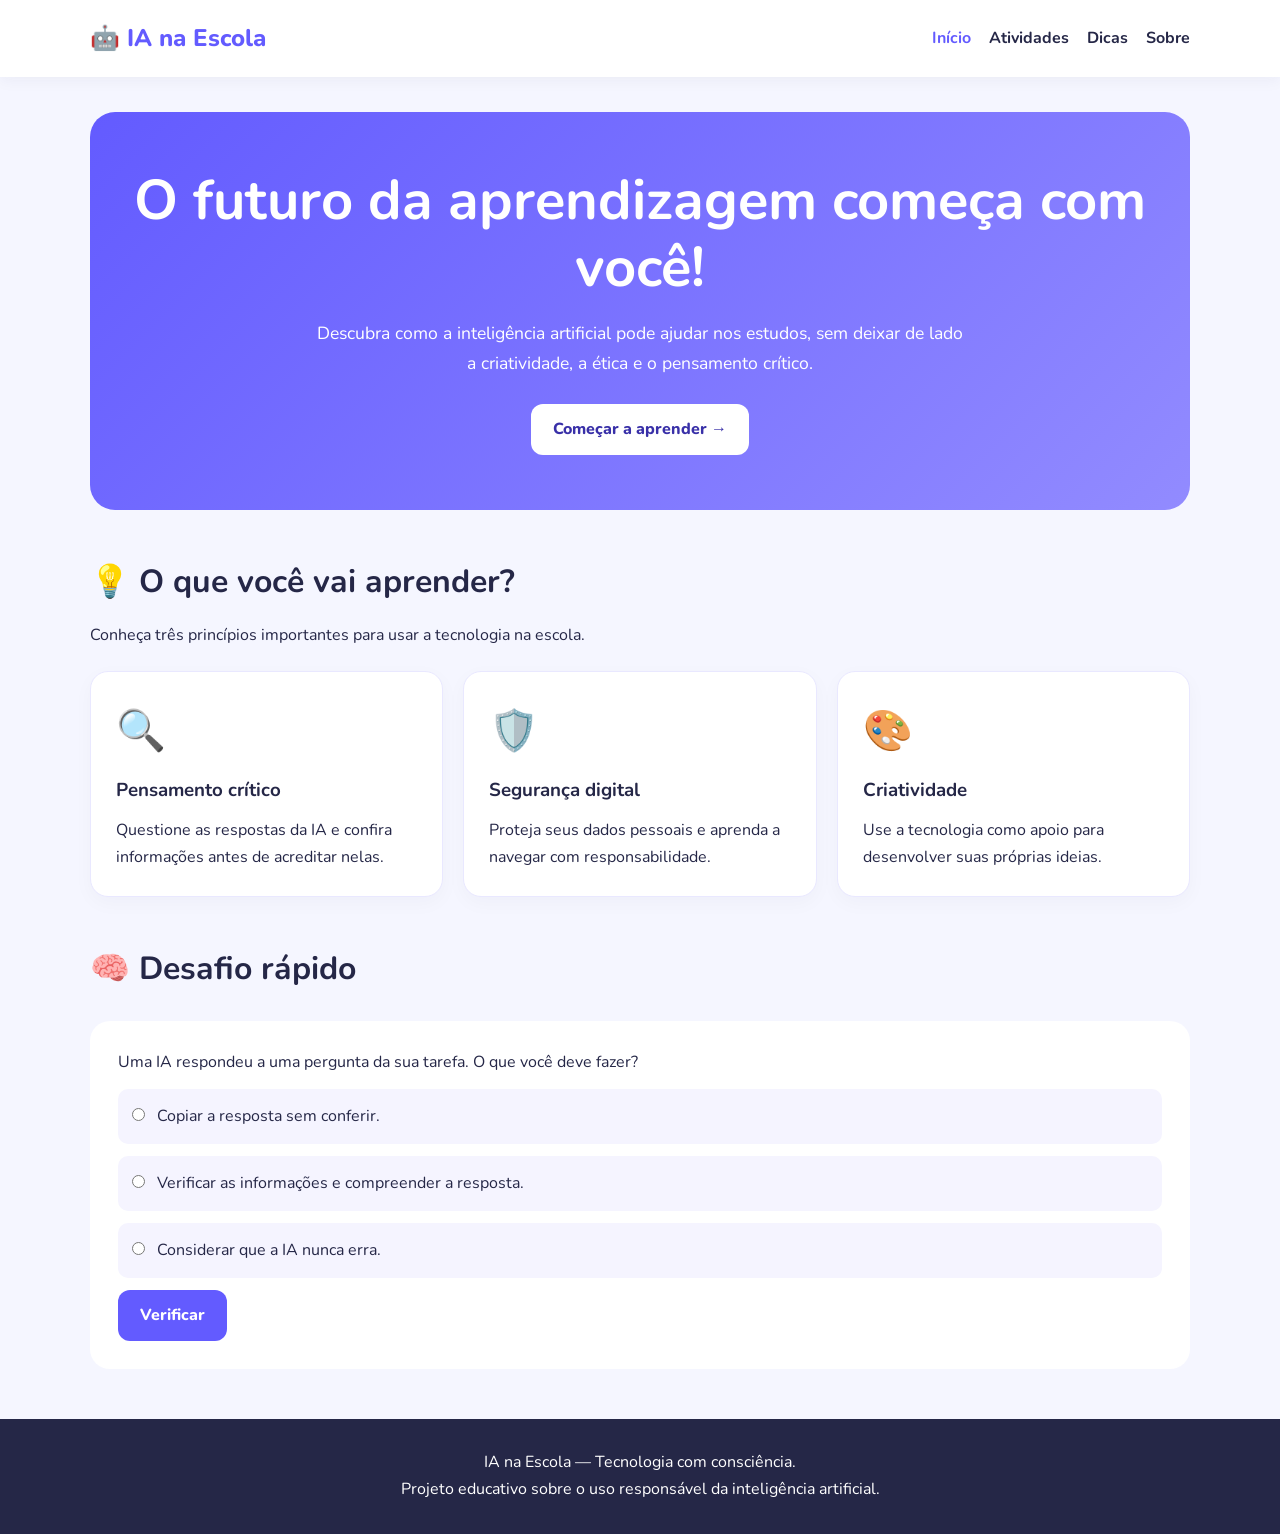
<file: index.html>
<!DOCTYPE html>
<html lang="pt-BR">
<head>
  <meta charset="UTF-8">
  <meta name="viewport" content="width=device-width, initial-scale=1.0">
  <meta name="description" content="Aprenda a utilizar a inteligência artificial na escola de forma crítica, ética e responsável.">
  <title>IA na Escola | Início</title>
  <link rel="stylesheet" href="style.css">
  <script src="script.js" defer></script>
</head>
<body>
  <header>
    <a class="logo" href="index.html">🤖 IA na Escola</a>
    <nav>
      <a class="ativo" href="index.html">Início</a>
      <a href="atividades.html">Atividades</a>
      <a href="dicas.html">Dicas</a>
      <a href="sobre.html">Sobre</a>
    </nav>
  </header>

  <main>
    <section class="hero">
      <h1>O futuro da aprendizagem começa com você!</h1>
      <p>
        Descubra como a inteligência artificial pode ajudar nos estudos,
        sem deixar de lado a criatividade, a ética e o pensamento crítico.
      </p>
      <a class="botao" href="atividades.html">Começar a aprender →</a>
    </section>

    <section class="secao">
      <h2>💡 O que você vai aprender?</h2>
      <p>Conheça três princípios importantes para usar a tecnologia na escola.</p>

      <div class="grade">
        <article class="cartao">
          <div class="icone">🔍</div>
          <h3>Pensamento crítico</h3>
          <p>Questione as respostas da IA e confira informações antes de acreditar nelas.</p>
        </article>

        <article class="cartao">
          <div class="icone">🛡️</div>
          <h3>Segurança digital</h3>
          <p>Proteja seus dados pessoais e aprenda a navegar com responsabilidade.</p>
        </article>

        <article class="cartao">
          <div class="icone">🎨</div>
          <h3>Criatividade</h3>
          <p>Use a tecnologia como apoio para desenvolver suas próprias ideias.</p>
        </article>
      </div>
    </section>

    <section class="secao">
      <h2>🧠 Desafio rápido</h2>
      <div class="painel">
        <p>Uma IA respondeu a uma pergunta da sua tarefa. O que você deve fazer?</p>

        <label class="opcao">
          <input type="radio" name="desafio" value="a">
          Copiar a resposta sem conferir.
        </label>

        <label class="opcao">
          <input type="radio" name="desafio" value="b">
          Verificar as informações e compreender a resposta.
        </label>

        <label class="opcao">
          <input type="radio" name="desafio" value="c">
          Considerar que a IA nunca erra.
        </label>

        <button class="botao" id="verificarDesafio">Verificar</button>
        <p id="feedbackDesafio" aria-live="polite"></p>
      </div>
    </section>
  </main>

  <footer>
    <p>IA na Escola — Tecnologia com consciência.</p>
    <p>Projeto educativo sobre o uso responsável da inteligência artificial.</p>
  </footer>

  <script>
    document.getElementById("verificarDesafio").addEventListener("click", () => {
      const escolha = document.querySelector('input[name="desafio"]:checked');
      const feedback = document.getElementById("feedbackDesafio");

      if (!escolha) {
        feedback.textContent = "Selecione uma alternativa.";
      } else if (escolha.value === "b") {
        feedback.textContent = "✅ Muito bem! Sempre confira as informações.";
      } else {
        feedback.textContent = "💡 Tente novamente. A IA também pode cometer erros.";
      }
    });
  </script>
</body>
</html>
</file>
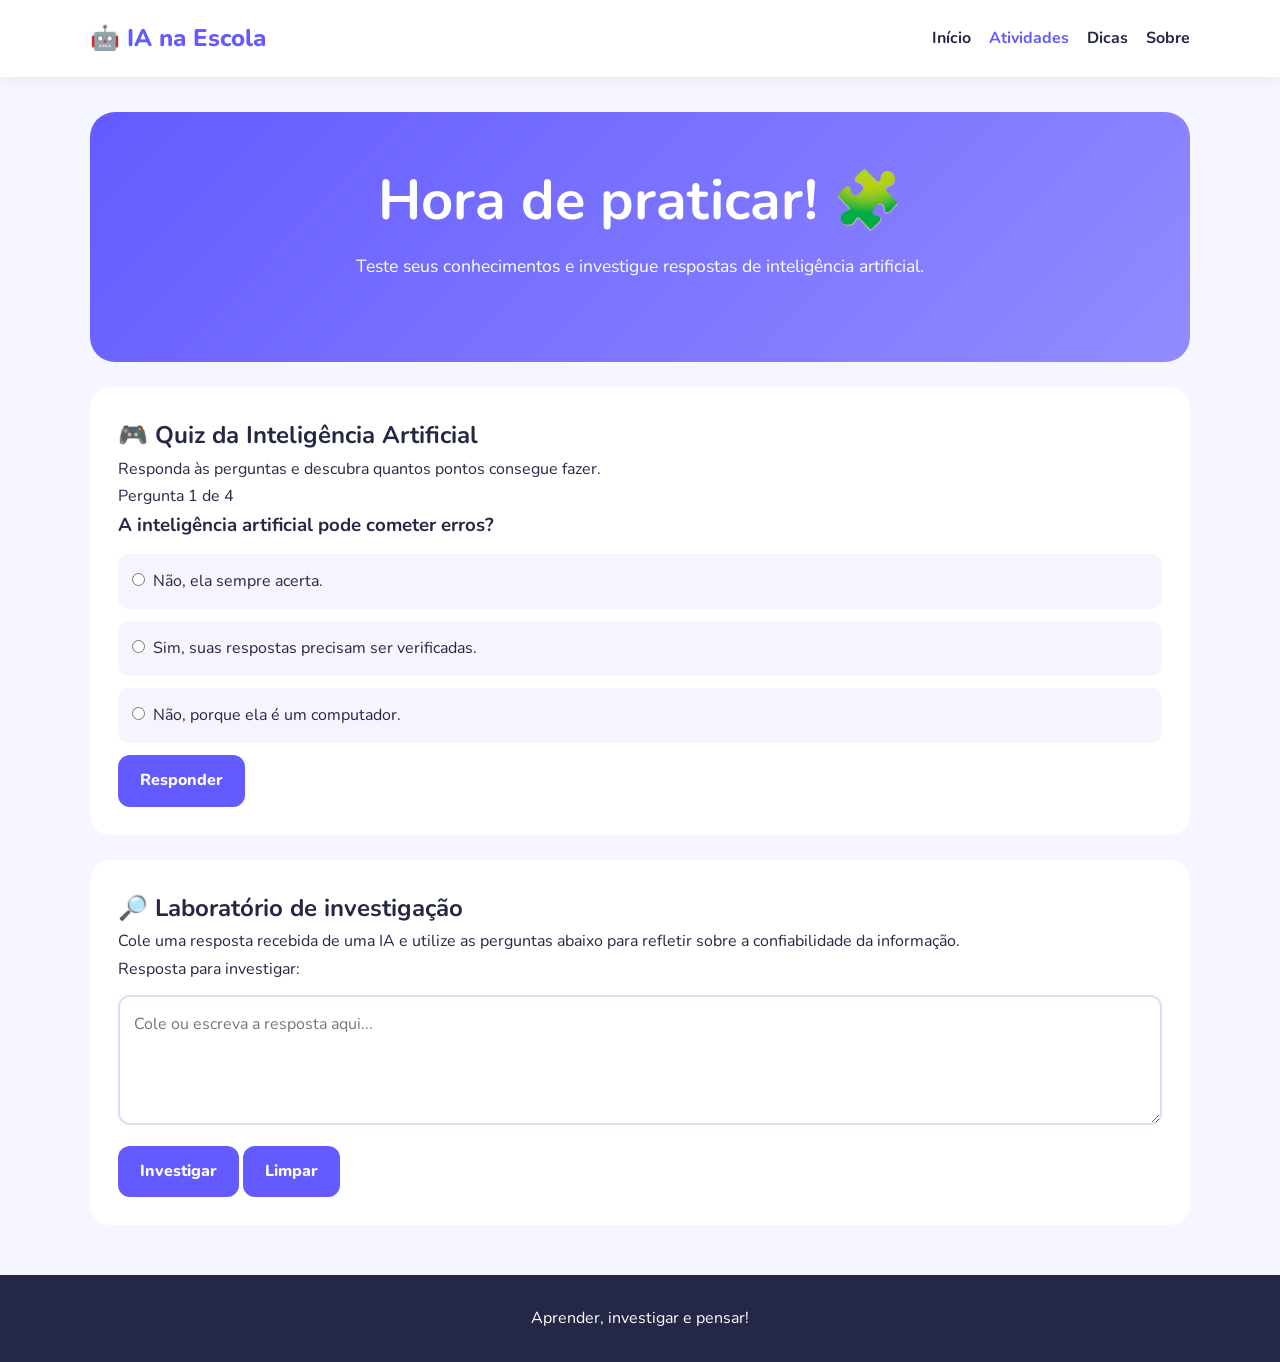
<file: atividades.html>
<!DOCTYPE html>
<html lang="pt-BR">
<head>
  <meta charset="UTF-8">
  <meta name="viewport" content="width=device-width, initial-scale=1.0">
  <title>Atividades | IA na Escola</title>
  <link rel="stylesheet" href="style.css">
  <script src="script.js" defer></script>
</head>
<body>
  <header>
    <a class="logo" href="index.html">🤖 IA na Escola</a>
    <nav>
      <a href="index.html">Início</a>
      <a class="ativo" href="atividades.html">Atividades</a>
      <a href="dicas.html">Dicas</a>
      <a href="sobre.html">Sobre</a>
    </nav>
  </header>

  <main>
    <section class="hero">
      <h1>Hora de praticar! 🧩</h1>
      <p>Teste seus conhecimentos e investigue respostas de inteligência artificial.</p>
    </section>

    <section class="painel">
      <h2>🎮 Quiz da Inteligência Artificial</h2>
      <p>Responda às perguntas e descubra quantos pontos consegue fazer.</p>
      <div id="quiz" aria-live="polite"></div>
    </section>

    <section class="painel">
      <h2>🔎 Laboratório de investigação</h2>
      <p>
        Cole uma resposta recebida de uma IA e utilize as perguntas
        abaixo para refletir sobre a confiabilidade da informação.
      </p>

      <label for="respostaIA">Resposta para investigar:</label>
      <textarea id="respostaIA" placeholder="Cole ou escreva a resposta aqui..."></textarea>

      <button class="botao" onclick="analisarResposta()">Investigar</button>
      <button class="botao" onclick="limparAnalise()">Limpar</button>

      <div id="resultado" class="resultado escondido" aria-live="polite"></div>
    </section>
  </main>

  <footer>
    <p>Aprender, investigar e pensar!</p>
  </footer>
</body>
</html>
</file>
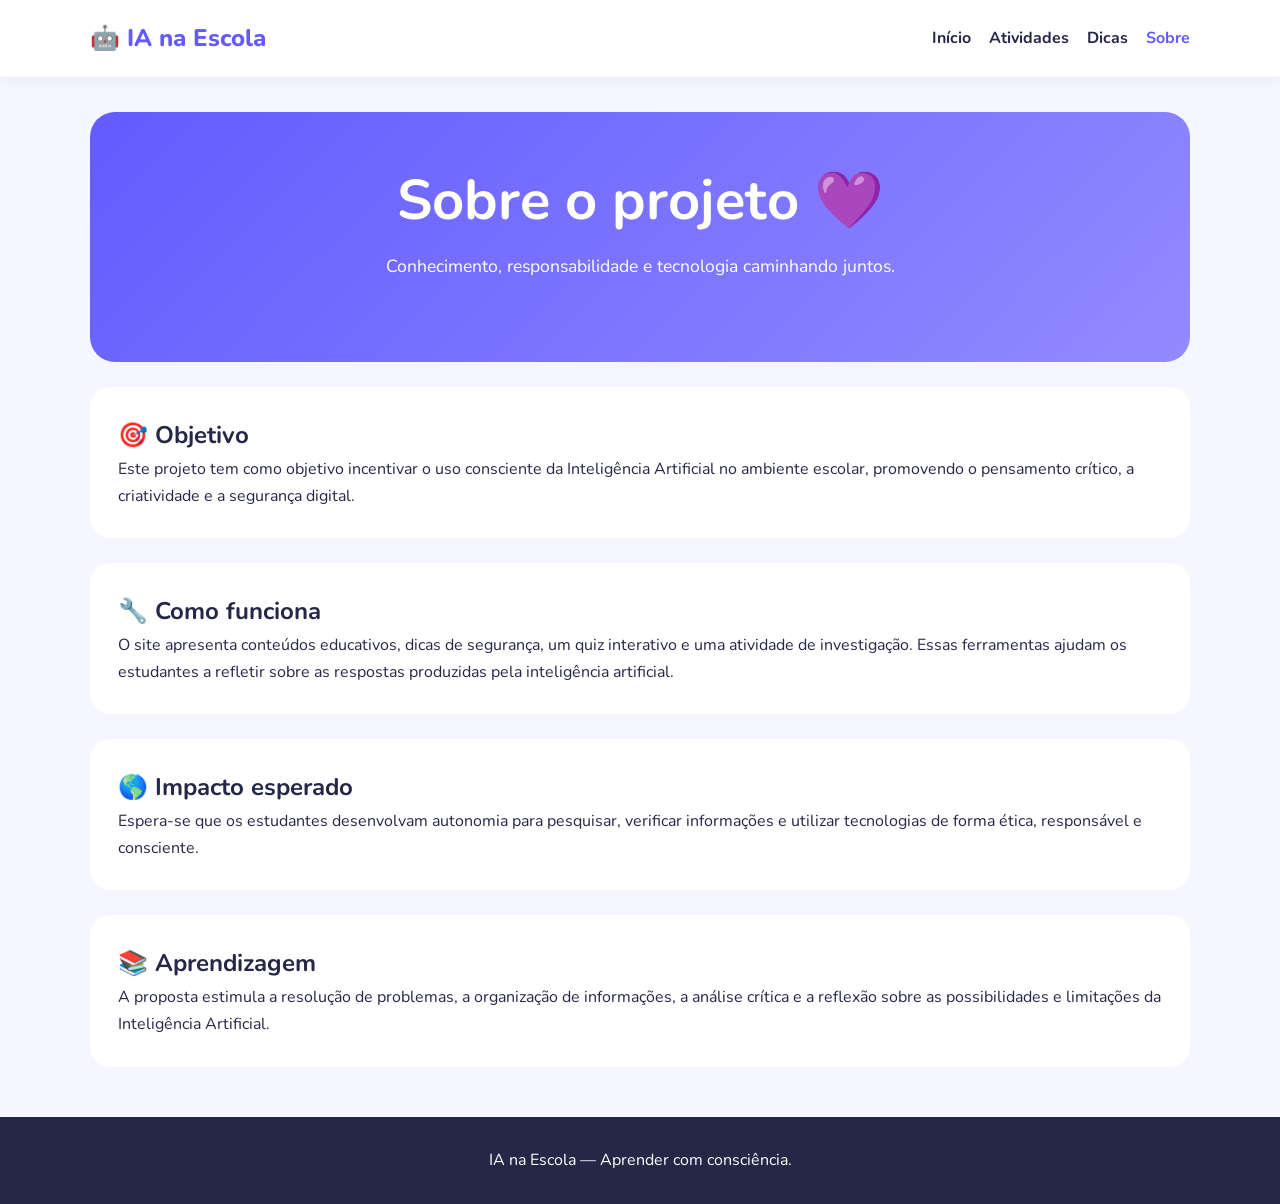
<file: sobre.html>
<!DOCTYPE html>
<html lang="pt-BR">
<head>
  <meta charset="UTF-8">
  <meta name="viewport" content="width=device-width, initial-scale=1.0">
  <title>Sobre o projeto | IA na Escola</title>
  <link rel="stylesheet" href="style.css">
</head>
<body>
  <header>
    <a class="logo" href="index.html">🤖 IA na Escola</a>
    <nav>
      <a href="index.html">Início</a>
      <a href="atividades.html">Atividades</a>
      <a href="dicas.html">Dicas</a>
      <a class="ativo" href="sobre.html">Sobre</a>
    </nav>
  </header>

  <main>
    <section class="hero">
      <h1>Sobre o projeto 💜</h1>
      <p>Conhecimento, responsabilidade e tecnologia caminhando juntos.</p>
    </section>

    <section class="painel">
      <h2>🎯 Objetivo</h2>
      <p>
        Este projeto tem como objetivo incentivar o uso consciente
        da Inteligência Artificial no ambiente escolar, promovendo
        o pensamento crítico, a criatividade e a segurança digital.
      </p>
    </section>

    <section class="painel">
      <h2>🔧 Como funciona</h2>
      <p>
        O site apresenta conteúdos educativos, dicas de segurança,
        um quiz interativo e uma atividade de investigação.
        Essas ferramentas ajudam os estudantes a refletir sobre
        as respostas produzidas pela inteligência artificial.
      </p>
    </section>

    <section class="painel">
      <h2>🌎 Impacto esperado</h2>
      <p>
        Espera-se que os estudantes desenvolvam autonomia para pesquisar,
        verificar informações e utilizar tecnologias de forma ética,
        responsável e consciente.
      </p>
    </section>

    <section class="painel">
      <h2>📚 Aprendizagem</h2>
      <p>
        A proposta estimula a resolução de problemas, a organização
        de informações, a análise crítica e a reflexão sobre as
        possibilidades e limitações da Inteligência Artificial.
      </p>
    </section>
  </main>

  <footer>
    <p>IA na Escola — Aprender com consciência.</p>
  </footer>
</body>
</html>
</file>
<file: style.css>
@import url('https://fonts.googleapis.com/css2?family=Nunito:wght@400;600;700;800&display=swap');

:root {
  --roxo: #635bff;
  --roxo-escuro: #3930a8;
  --fundo: #f5f6ff;
  --texto: #252747;
  --branco: #ffffff;
  --verde: #d8fbe5;
}

* {
  margin: 0;
  padding: 0;
  box-sizing: border-box;
}

html {
  scroll-behavior: smooth;
}

body {
  font-family: 'Nunito', sans-serif;
  background: var(--fundo);
  color: var(--texto);
  line-height: 1.7;
}

header {
  background: var(--branco);
  padding: 18px 7%;
  display: flex;
  align-items: center;
  justify-content: space-between;
  flex-wrap: wrap;
  gap: 15px;
  box-shadow: 0 3px 15px #2527470d;
}

.logo {
  font-size: 1.5rem;
  font-weight: 800;
  color: var(--roxo);
  text-decoration: none;
}

nav {
  display: flex;
  gap: 18px;
  flex-wrap: wrap;
}

nav a {
  color: var(--texto);
  text-decoration: none;
  font-weight: 700;
}

nav a:hover,
nav a.ativo {
  color: var(--roxo);
}

main {
  width: min(1100px, 90%);
  margin: 35px auto;
}

.hero {
  background: linear-gradient(135deg, #635bff, #928bff);
  color: white;
  border-radius: 25px;
  padding: 55px 35px;
  text-align: center;
}

.hero h1 {
  font-size: clamp(2rem, 5vw, 3.5rem);
  line-height: 1.2;
  margin-bottom: 18px;
}

.hero p {
  max-width: 650px;
  margin: 0 auto 25px;
  font-size: 1.1rem;
}

.botao {
  display: inline-block;
  background: var(--roxo);
  color: white;
  padding: 12px 22px;
  border: none;
  border-radius: 12px;
  text-decoration: none;
  font: inherit;
  font-weight: 800;
  cursor: pointer;
  transition: transform 0.2s, background 0.2s;
}

.hero .botao {
  background: white;
  color: var(--roxo-escuro);
}

.botao:hover {
  transform: translateY(-2px);
  background: var(--roxo-escuro);
  color: white;
}

.secao {
  margin: 45px 0;
}

.secao h2 {
  font-size: 2rem;
  margin-bottom: 12px;
}

.grade {
  display: grid;
  grid-template-columns: repeat(auto-fit, minmax(230px, 1fr));
  gap: 20px;
  margin-top: 22px;
}

.cartao {
  background: white;
  padding: 25px;
  border-radius: 18px;
  border: 1px solid #e9e8ff;
  box-shadow: 0 6px 20px #25274708;
}

.cartao h3 {
  margin: 10px 0;
}

.icone {
  font-size: 2.5rem;
}

.painel {
  background: white;
  padding: 28px;
  border-radius: 20px;
  margin: 25px 0;
}

textarea,
input[type="text"] {
  width: 100%;
  padding: 14px;
  margin: 12px 0;
  border: 2px solid #deddf5;
  border-radius: 12px;
  font: inherit;
}

textarea {
  min-height: 130px;
  resize: vertical;
}

textarea:focus,
input:focus {
  outline: 2px solid var(--roxo);
}

.opcao {
  display: block;
  background: #f5f4ff;
  padding: 14px;
  margin: 12px 0;
  border-radius: 10px;
  cursor: pointer;
}

.opcao input {
  margin-right: 8px;
}

.resultado {
  padding: 18px;
  background: #eeedff;
  border-radius: 12px;
  margin-top: 18px;
}

.escondido {
  display: none;
}

.lista-dicas li {
  margin: 12px 0 12px 22px;
}

footer {
  text-align: center;
  padding: 30px 15px;
  margin-top: 50px;
  background: #252747;
  color: white;
}

@media (max-width: 600px) {
  header {
    justify-content: center;
  }

  nav {
    justify-content: center;
    gap: 12px;
  }

  .hero {
    padding: 35px 20px;
  }

  .secao h2 {
    font-size: 1.6rem;
  }
}
</file>
